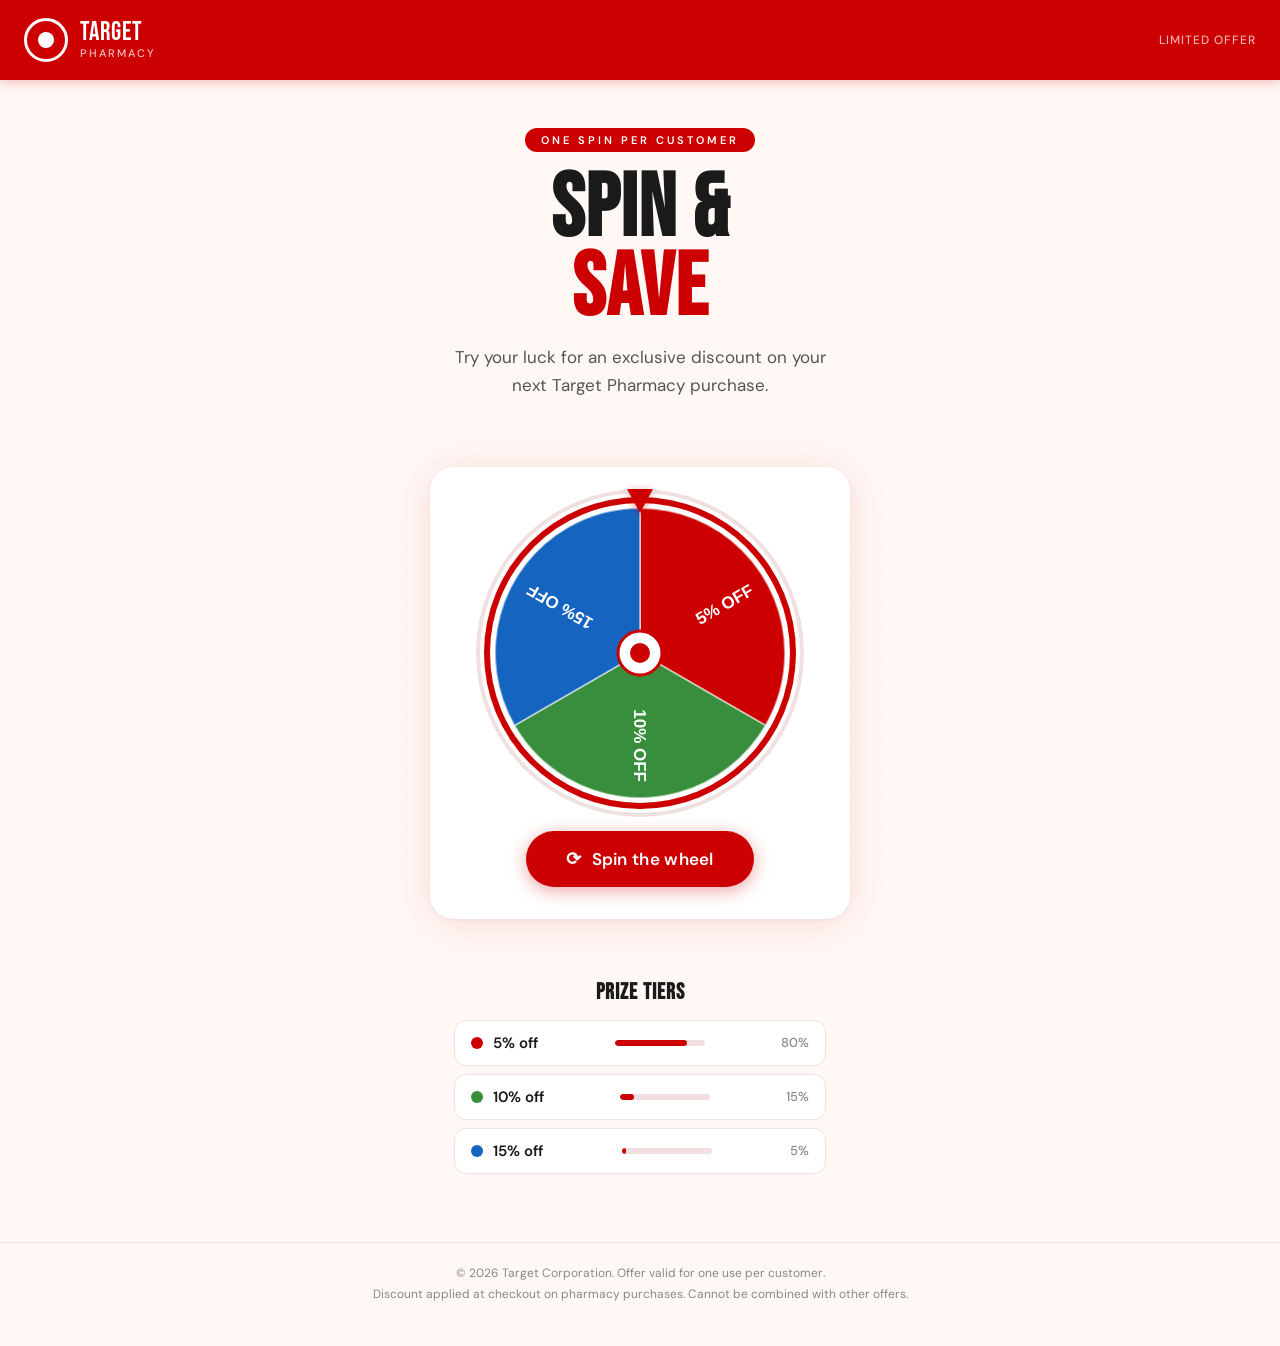
<file: target-pharmacy-spin-save.html>
<!DOCTYPE html>
<html lang="en">
<head>
<meta charset="UTF-8">
<meta name="viewport" content="width=device-width, initial-scale=1.0">
<title>Target Pharmacy — Spin & Save</title>
<link href="https://fonts.googleapis.com/css2?family=Bebas+Neue&family=DM+Sans:wght@400;500;600&display=swap" rel="stylesheet">
<style>
  :root {
    --red: #CC0000;
    --red-dark: #990000;
    --red-light: #FF3333;
    --cream: #FFF8F5;
    --gray: #f0ece8;
    --text: #1a1a1a;
    --muted: #888;
  }

  *, *::before, *::after { box-sizing: border-box; margin: 0; padding: 0; }

  body {
    font-family: 'DM Sans', sans-serif;
    background: var(--cream);
    color: var(--text);
    min-height: 100vh;
    overflow-x: hidden;
  }

  /* BG pattern */
  body::before {
    content: '';
    position: fixed;
    inset: 0;
    background-image: radial-gradient(circle, rgba(204,0,0,0.06) 1px, transparent 1px);
    background-size: 28px 28px;
    pointer-events: none;
    z-index: 0;
  }

  /* ── HEADER ── */
  header {
    position: relative;
    z-index: 1;
    background: var(--red);
    padding: 18px 24px;
    display: flex;
    align-items: center;
    justify-content: space-between;
    box-shadow: 0 2px 12px rgba(204,0,0,0.25);
  }

  .logo {
    display: flex;
    align-items: center;
    gap: 12px;
    text-decoration: none;
  }

  .logo-circle {
    width: 44px; height: 44px;
    border-radius: 50%;
    border: 3px solid #fff;
    display: flex; align-items: center; justify-content: center;
    background: transparent;
  }

  .logo-circle::after {
    content: '';
    width: 16px; height: 16px;
    border-radius: 50%;
    background: #fff;
  }

  .logo-text {
    font-family: 'Bebas Neue', sans-serif;
    font-size: 26px;
    color: #fff;
    letter-spacing: 1px;
    line-height: 1;
  }

  .logo-sub {
    font-size: 11px;
    color: rgba(255,255,255,0.75);
    font-weight: 500;
    letter-spacing: 2px;
    text-transform: uppercase;
    display: block;
  }

  /* ── HERO ── */
  .hero {
    position: relative;
    z-index: 1;
    text-align: center;
    padding: 48px 24px 32px;
  }

  .hero-eyebrow {
    display: inline-block;
    background: var(--red);
    color: #fff;
    font-size: 11px;
    font-weight: 600;
    letter-spacing: 3px;
    text-transform: uppercase;
    padding: 5px 16px;
    border-radius: 100px;
    margin-bottom: 18px;
  }

  .hero h1 {
    font-family: 'Bebas Neue', sans-serif;
    font-size: clamp(48px, 10vw, 88px);
    color: var(--text);
    line-height: 0.9;
    letter-spacing: 1px;
    margin-bottom: 16px;
  }

  .hero h1 span { color: var(--red); }

  .hero p {
    font-size: 17px;
    color: #555;
    max-width: 400px;
    margin: 0 auto 36px;
    line-height: 1.6;
  }

  /* ── WHEEL SECTION ── */
  .wheel-section {
    position: relative;
    z-index: 1;
    display: flex;
    flex-direction: column;
    align-items: center;
    padding: 0 24px 60px;
  }

  .wheel-card {
    background: #fff;
    border-radius: 24px;
    padding: 36px 28px 32px;
    box-shadow: 0 4px 40px rgba(204,0,0,0.12), 0 1px 4px rgba(0,0,0,0.06);
    max-width: 420px;
    width: 100%;
    text-align: center;
  }

  .wheel-wrap {
    position: relative;
    width: 300px;
    height: 300px;
    margin: 0 auto 28px;
  }

  .pointer-wrap {
    position: absolute;
    top: -14px;
    left: 50%;
    transform: translateX(-50%);
    z-index: 10;
  }

  .pointer-arrow {
    width: 0; height: 0;
    border-left: 13px solid transparent;
    border-right: 13px solid transparent;
    border-top: 24px solid var(--red);
    filter: drop-shadow(0 2px 4px rgba(204,0,0,0.4));
  }

  #canvas {
    border-radius: 50%;
    box-shadow: 0 0 0 6px var(--red), 0 0 0 10px #fff, 0 0 0 14px #f0e0e0;
    display: block;
  }

  .spin-btn {
    display: inline-flex;
    align-items: center;
    gap: 10px;
    background: var(--red);
    color: #fff;
    border: none;
    padding: 16px 40px;
    font-family: 'DM Sans', sans-serif;
    font-size: 17px;
    font-weight: 600;
    border-radius: 100px;
    cursor: pointer;
    transition: background 0.2s, transform 0.1s, box-shadow 0.2s;
    box-shadow: 0 4px 18px rgba(204,0,0,0.35);
    letter-spacing: 0.3px;
  }

  .spin-btn:hover { background: var(--red-dark); box-shadow: 0 6px 24px rgba(204,0,0,0.45); transform: translateY(-1px); }
  .spin-btn:active { transform: scale(0.97); }
  .spin-btn:disabled { background: #ccc; box-shadow: none; cursor: not-allowed; transform: none; }

  .spin-icon { font-size: 18px; display: inline-block; }

  .used-note {
    margin-top: 14px;
    font-size: 13px;
    color: var(--muted);
  }

  /* ── TIERS ── */
  .tiers {
    position: relative;
    z-index: 1;
    max-width: 420px;
    width: 100%;
    margin: 0 auto;
    padding: 0 24px 60px;
  }

  .tiers h2 {
    font-family: 'Bebas Neue', sans-serif;
    font-size: 22px;
    letter-spacing: 1px;
    color: var(--text);
    margin-bottom: 14px;
    text-align: center;
  }

  .tier-row {
    display: flex;
    align-items: center;
    justify-content: space-between;
    padding: 12px 16px;
    border-radius: 12px;
    margin-bottom: 8px;
    background: #fff;
    border: 1.5px solid #f0e0e0;
  }

  .tier-label {
    display: flex;
    align-items: center;
    gap: 10px;
    font-weight: 600;
    font-size: 15px;
  }

  .tier-dot {
    width: 12px; height: 12px;
    border-radius: 50%;
    flex-shrink: 0;
  }

  .tier-prob {
    font-size: 13px;
    color: var(--muted);
    font-weight: 500;
  }

  .tier-bar-wrap {
    width: 90px;
    height: 6px;
    background: #f0e0e0;
    border-radius: 100px;
    overflow: hidden;
  }

  .tier-bar {
    height: 100%;
    border-radius: 100px;
    background: var(--red);
    transition: width 0.6s ease;
  }

  /* ── FOOTER ── */
  footer {
    position: relative;
    z-index: 1;
    text-align: center;
    padding: 20px 24px 40px;
    font-size: 12px;
    color: var(--muted);
    border-top: 1px solid #e8e0dc;
    line-height: 1.8;
  }

  /* ── RESULT OVERLAY ── */
  #overlay {
    display: none;
    position: fixed;
    inset: 0;
    background: rgba(0,0,0,0.55);
    z-index: 999;
    align-items: center;
    justify-content: center;
    padding: 24px;
    backdrop-filter: blur(4px);
  }

  #overlay.show { display: flex; }

  .modal {
    background: #fff;
    border-radius: 24px;
    padding: 36px 28px 28px;
    max-width: 340px;
    width: 100%;
    text-align: center;
    animation: pop 0.35s cubic-bezier(0.34, 1.56, 0.64, 1);
    box-shadow: 0 20px 60px rgba(0,0,0,0.2);
  }

  @keyframes pop {
    from { opacity: 0; transform: scale(0.8); }
    to   { opacity: 1; transform: scale(1); }
  }

  .modal-emoji { font-size: 40px; margin-bottom: 10px; }
  .modal-subtitle { font-size: 13px; color: var(--muted); font-weight: 500; letter-spacing: 1px; text-transform: uppercase; margin-bottom: 6px; }
  .modal-disc { font-family: 'Bebas Neue', sans-serif; font-size: 64px; color: var(--red); line-height: 1; margin-bottom: 4px; }
  .modal-label { font-size: 15px; color: #555; margin-bottom: 20px; }

  .code-row {
    background: var(--cream);
    border: 1.5px dashed #ddd;
    border-radius: 12px;
    padding: 12px 16px;
    display: flex;
    align-items: center;
    justify-content: space-between;
    gap: 10px;
    margin-bottom: 18px;
  }

  .code-text {
    font-family: 'DM Sans', monospace;
    font-size: 16px;
    font-weight: 600;
    letter-spacing: 1.5px;
    color: var(--text);
  }

  .copy-btn {
    background: var(--red);
    color: #fff;
    border: none;
    padding: 8px 18px;
    border-radius: 8px;
    font-family: 'DM Sans', sans-serif;
    font-size: 13px;
    font-weight: 600;
    cursor: pointer;
    transition: background 0.2s;
    white-space: nowrap;
  }

  .copy-btn:hover { background: var(--red-dark); }

  .modal-note {
    font-size: 12px;
    color: var(--muted);
    line-height: 1.6;
  }

  /* confetti */
  .confetti-piece {
    position: fixed;
    pointer-events: none;
    z-index: 9999;
    border-radius: 2px;
  }
</style>
</head>
<body>

<header>
  <div class="logo">
    <div class="logo-circle"></div>
    <div>
      <span class="logo-text">Target</span>
      <span class="logo-sub">Pharmacy</span>
    </div>
  </div>
  <div style="font-size:12px;color:rgba(255,255,255,0.7);font-weight:500;letter-spacing:1px;text-transform:uppercase;">Limited offer</div>
</header>

<section class="hero">
  <div class="hero-eyebrow">One spin per customer</div>
  <h1>Spin &amp;<br><span>Save</span></h1>
  <p>Try your luck for an exclusive discount on your next Target Pharmacy purchase.</p>
</section>

<section class="wheel-section">
  <div class="wheel-card">
    <div class="wheel-wrap">
      <div class="pointer-wrap"><div class="pointer-arrow"></div></div>
      <canvas id="canvas" width="300" height="300"></canvas>
    </div>
    <button class="spin-btn" id="spinBtn" onclick="spinWheel()">
      <span class="spin-icon">⟳</span> Spin the wheel
    </button>
    <p class="used-note" id="usedNote" style="display:none;">You've already claimed your discount today.</p>
  </div>
</section>

<section class="tiers">
  <h2>Prize Tiers</h2>
  <div class="tier-row">
    <div class="tier-label"><div class="tier-dot" style="background:#CC0000"></div>5% off</div>
    <div class="tier-bar-wrap"><div class="tier-bar" style="width:80%"></div></div>
    <div class="tier-prob">80%</div>
  </div>
  <div class="tier-row">
    <div class="tier-label"><div class="tier-dot" style="background:#388E3C"></div>10% off</div>
    <div class="tier-bar-wrap"><div class="tier-bar" style="width:15%"></div></div>
    <div class="tier-prob">15%</div>
  </div>
  <div class="tier-row">
    <div class="tier-label"><div class="tier-dot" style="background:#1565C0"></div>15% off</div>
    <div class="tier-bar-wrap"><div class="tier-bar" style="width:5%"></div></div>
    <div class="tier-prob">5%</div>
  </div>
</section>

<footer>
  &copy; 2026 Target Corporation. Offer valid for one use per customer.<br>
  Discount applied at checkout on pharmacy purchases. Cannot be combined with other offers.
</footer>

<!-- Result Modal -->
<div id="overlay">
  <div class="modal">
    <div class="modal-emoji">🎉</div>
    <div class="modal-subtitle">You won</div>
    <div class="modal-disc" id="discVal"></div>
    <div class="modal-label">off your pharmacy purchase</div>
    <div class="code-row">
      <span class="code-text" id="codeBox"></span>
      <button class="copy-btn" onclick="copyCode()">Copy</button>
    </div>
    <p class="modal-note">Use this code at the Target Pharmacy checkout.<br>Valid for 30 days from today.</p>
  </div>
</div>

<script>
const segments = [
  { label: "5% OFF",  pct: "5",  color: "#CC0000", prob: 0.80 },
  { label: "10% OFF", pct: "10", color: "#388E3C", prob: 0.15 },
  { label: "15% OFF", pct: "15", color: "#1565C0", prob: 0.05 },
];

const canvas = document.getElementById("canvas");
const ctx = canvas.getContext("2d");
const W = 300, cx = W/2, cy = W/2, r = W/2 - 5;
const arc = (2 * Math.PI) / segments.length;
let currentRotation = -Math.PI / 2;

function drawWheel(rot) {
  ctx.clearRect(0, 0, W, W);
  segments.forEach((seg, i) => {
    const start = rot + i * arc;
    const end = start + arc;
    ctx.beginPath();
    ctx.moveTo(cx, cy);
    ctx.arc(cx, cy, r, start, end);
    ctx.closePath();
    ctx.fillStyle = seg.color;
    ctx.fill();
    ctx.strokeStyle = "rgba(255,255,255,0.5)";
    ctx.lineWidth = 2;
    ctx.stroke();

    ctx.save();
    ctx.translate(cx, cy);
    ctx.rotate(start + arc / 2);
    ctx.textAlign = "right";
    ctx.fillStyle = "#fff";
    ctx.font = "700 17px 'DM Sans', sans-serif";
    ctx.fillText(seg.label, r - 16, 6);
    ctx.restore();
  });

  ctx.beginPath();
  ctx.arc(cx, cy, 22, 0, 2 * Math.PI);
  ctx.fillStyle = "#fff";
  ctx.fill();
  ctx.strokeStyle = "#CC0000";
  ctx.lineWidth = 3;
  ctx.stroke();

  ctx.beginPath();
  ctx.arc(cx, cy, 10, 0, 2 * Math.PI);
  ctx.fillStyle = "#CC0000";
  ctx.fill();
}

drawWheel(currentRotation);

function pickSegment() {
  const rand = Math.random();
  if (rand < 0.80) return 0;
  else if (rand < 0.95) return 1;
  else return 2;
}

let spinning = false;

function spinWheel() {
  if (spinning) return;
  if (localStorage.getItem("tgt_pharmacy_spun")) {
    document.getElementById("usedNote").style.display = "block";
    document.getElementById("spinBtn").disabled = true;
    return;
  }
  spinning = true;
  document.getElementById("spinBtn").disabled = true;

  const segIdx = pickSegment();
  const segMidAngle = -Math.PI/2 + (segIdx + 0.5) * arc;
  const spins = 6 * 2 * Math.PI;
  const endRot = currentRotation + spins + (currentRotation - segMidAngle - currentRotation + 4 * Math.PI * 2) % (2 * Math.PI);

  const startRot = currentRotation;
  const totalDelta = spins + ((2 * Math.PI) - ((segMidAngle - (-Math.PI/2) + 2*Math.PI) % (2*Math.PI)));
  const finalRot = startRot + totalDelta;

  const start = performance.now();
  const duration = 4200;

  function ease(t) { return 1 - Math.pow(1 - t, 4); }

  function animate(now) {
    const t = Math.min((now - start) / duration, 1);
    currentRotation = startRot + (finalRot - startRot) * ease(t);
    drawWheel(currentRotation);
    if (t < 1) { requestAnimationFrame(animate); }
    else {
      spinning = false;
      localStorage.setItem("tgt_pharmacy_spun", "1");
      setTimeout(() => showResult(segments[segIdx]), 500);
    }
  }
  requestAnimationFrame(animate);
}

function showResult(seg) {
  document.getElementById("discVal").textContent = seg.label;
  const code = "TGT" + seg.pct + "RX-" + Math.floor(1000 + Math.random() * 9000);
  document.getElementById("codeBox").textContent = code;
  document.getElementById("overlay").classList.add("show");
  launchConfetti();
}

function copyCode() {
  const code = document.getElementById("codeBox").textContent;
  navigator.clipboard.writeText(code).then(() => {
    const btn = document.querySelector(".copy-btn");
    btn.textContent = "Copied!";
    setTimeout(() => btn.textContent = "Copy", 2000);
  });
}

document.getElementById("overlay").addEventListener("click", function(e) {
  if (e.target === this) this.classList.remove("show");
});

function launchConfetti() {
  const colors = ["#CC0000","#388E3C","#1565C0","#F57C00","#ffffff","#FFC0C0"];
  for (let i = 0; i < 100; i++) {
    const d = document.createElement("div");
    d.className = "confetti-piece";
    const size = 5 + Math.random() * 7;
    const isCircle = Math.random() > 0.5;
    d.style.cssText = `
      width:${size}px; height:${size}px;
      background:${colors[Math.floor(Math.random()*colors.length)]};
      top:-12px; left:${Math.random()*100}vw;
      border-radius:${isCircle ? '50%' : '2px'};
      transform: rotate(${Math.random()*360}deg);
    `;
    document.body.appendChild(d);
    let top = -12;
    const vel = 2.5 + Math.random() * 4;
    const drift = (Math.random() - 0.5) * 3;
    const fall = setInterval(() => {
      top += vel;
      d.style.top = top + "px";
      d.style.left = (parseFloat(d.style.left) + drift) + "px";
      if (top > window.innerHeight + 20) { clearInterval(fall); d.remove(); }
    }, 16);
  }
}

if (localStorage.getItem("tgt_pharmacy_spun")) {
  document.getElementById("spinBtn").disabled = true;
  document.getElementById("usedNote").style.display = "block";
}
</script>
</body>
</html>
</file>
